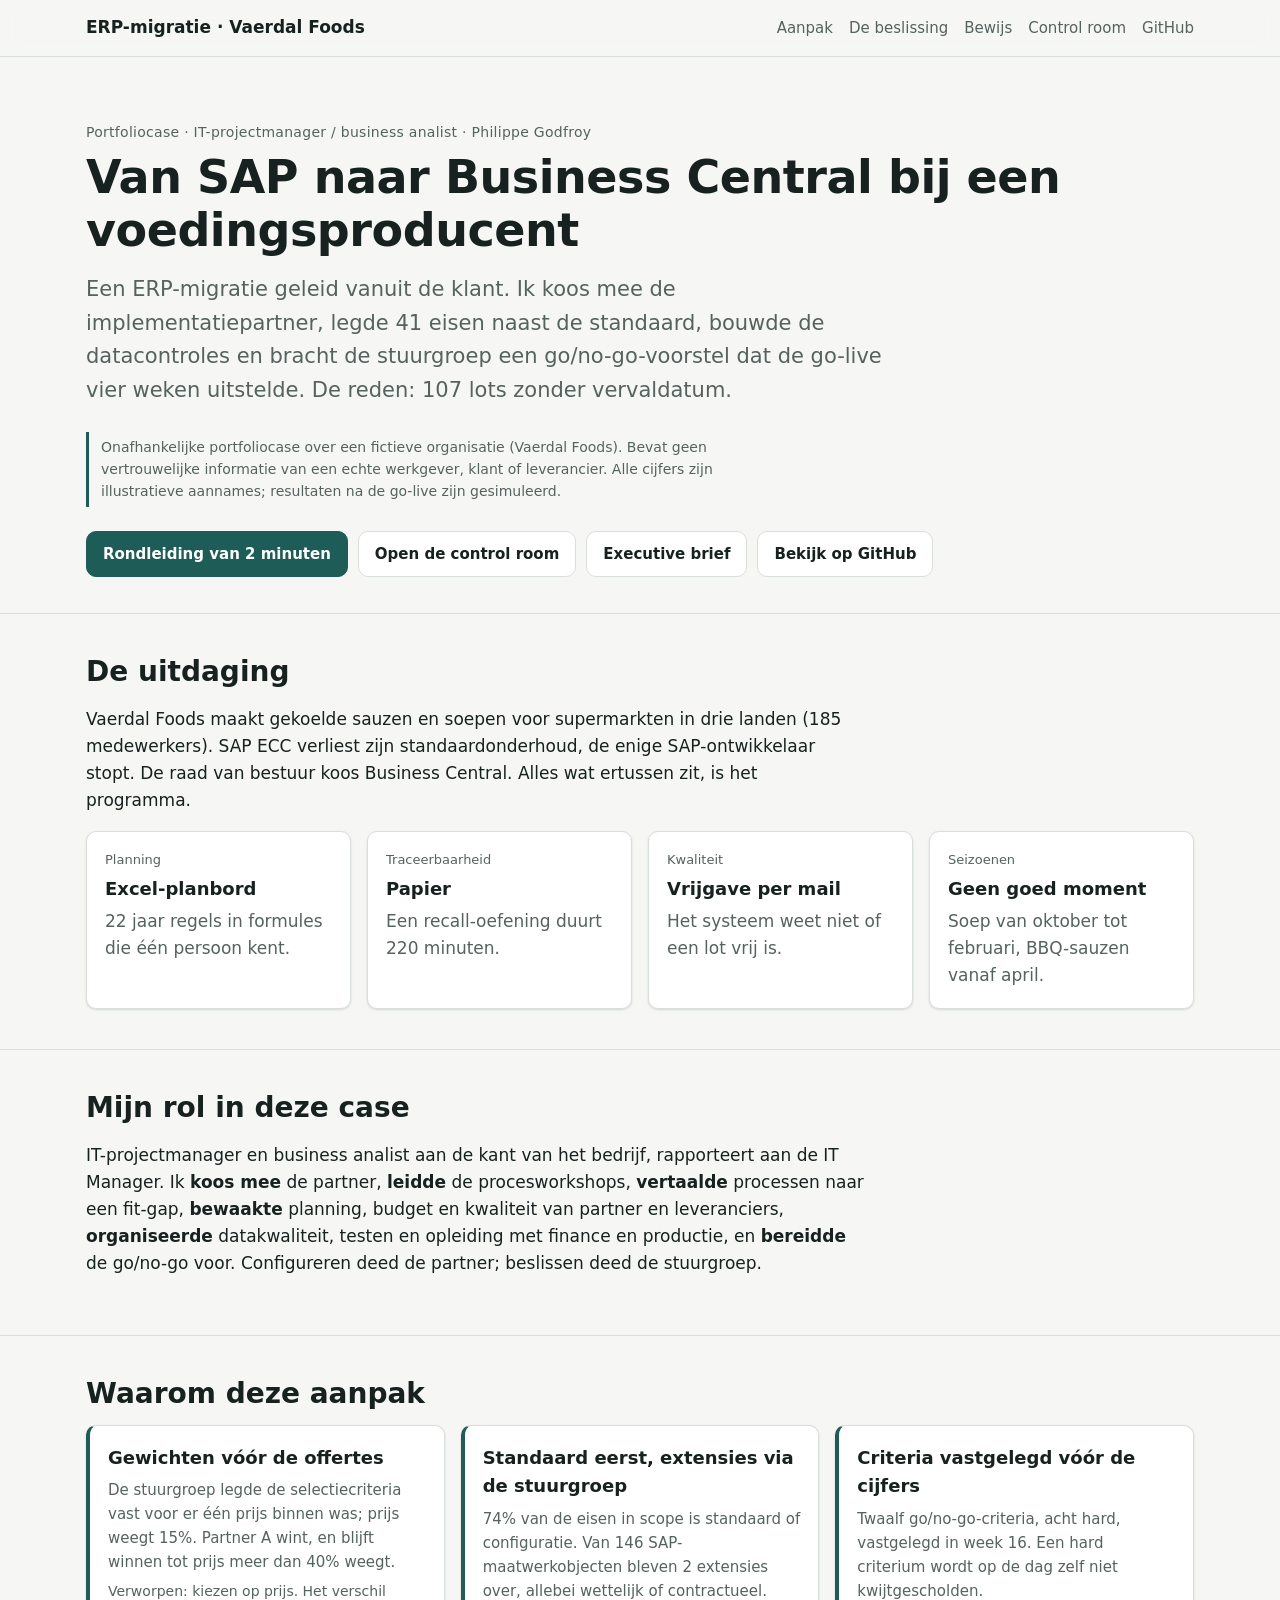
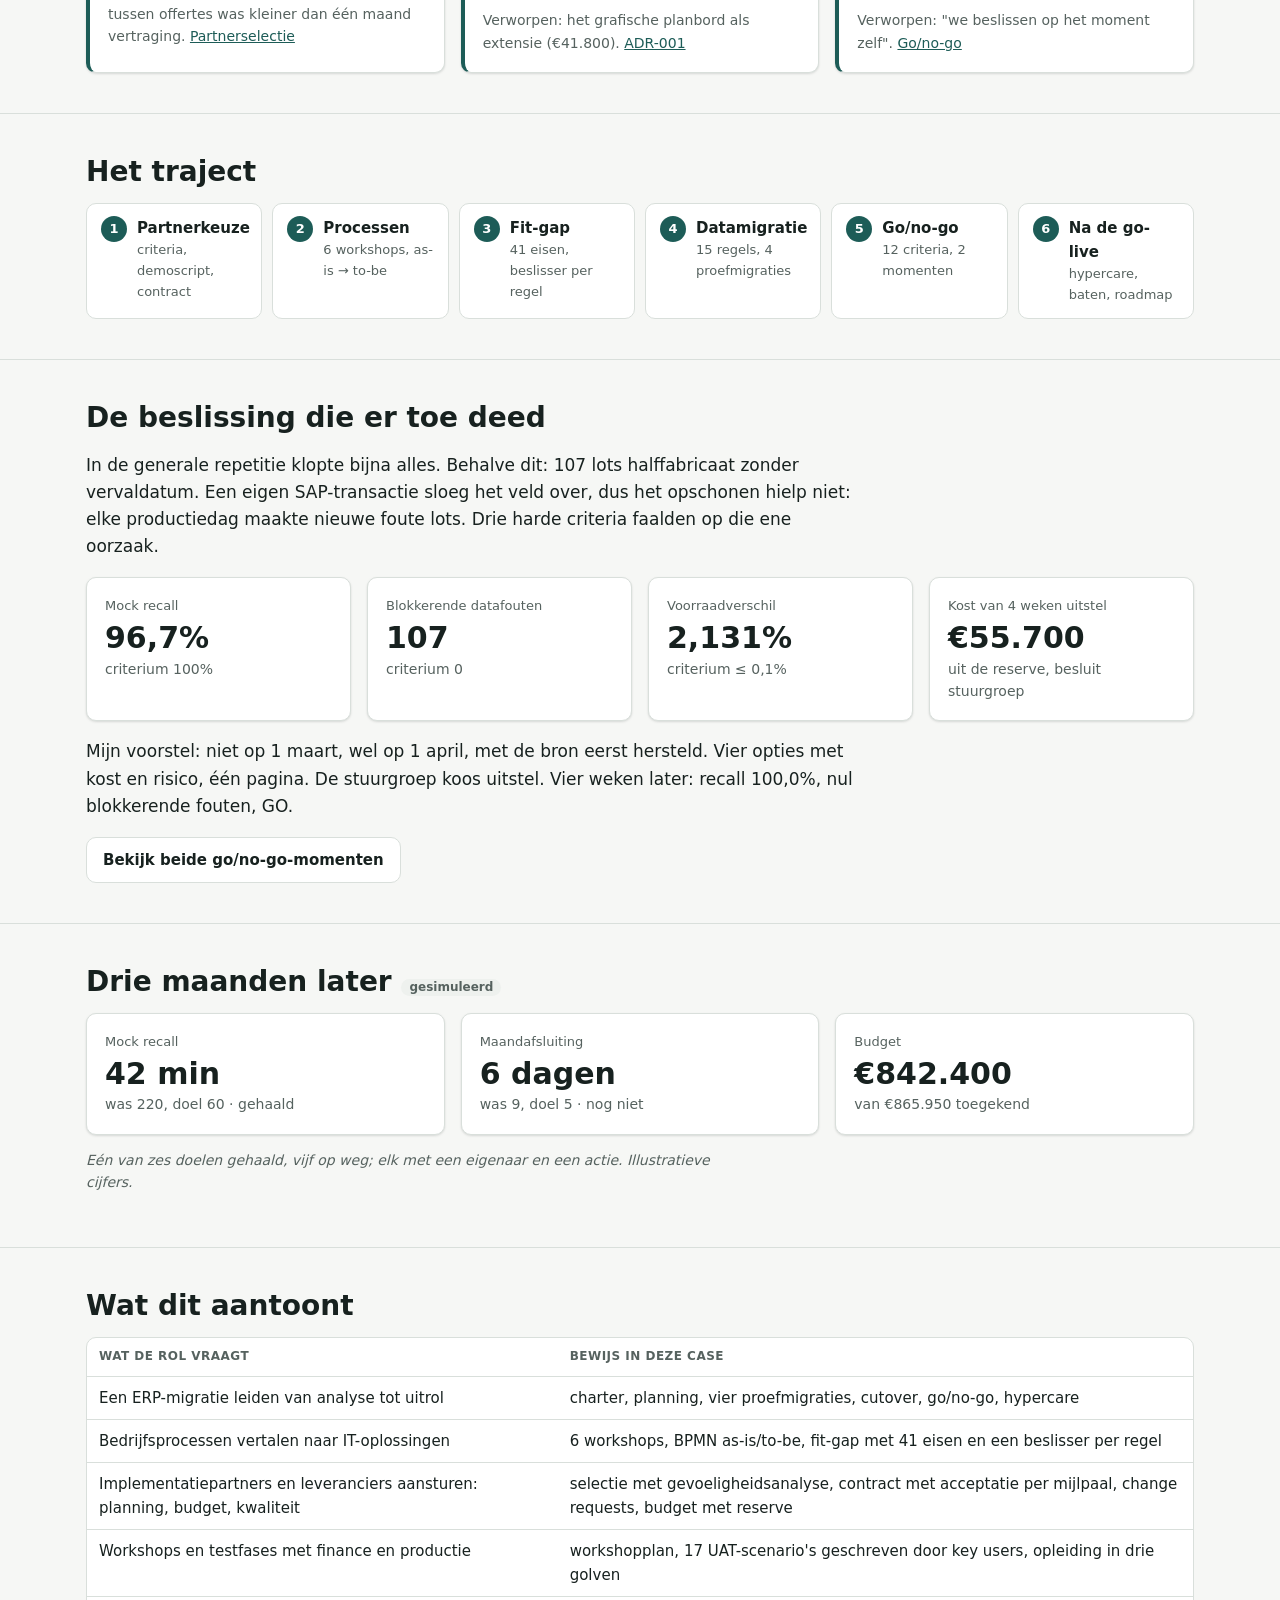
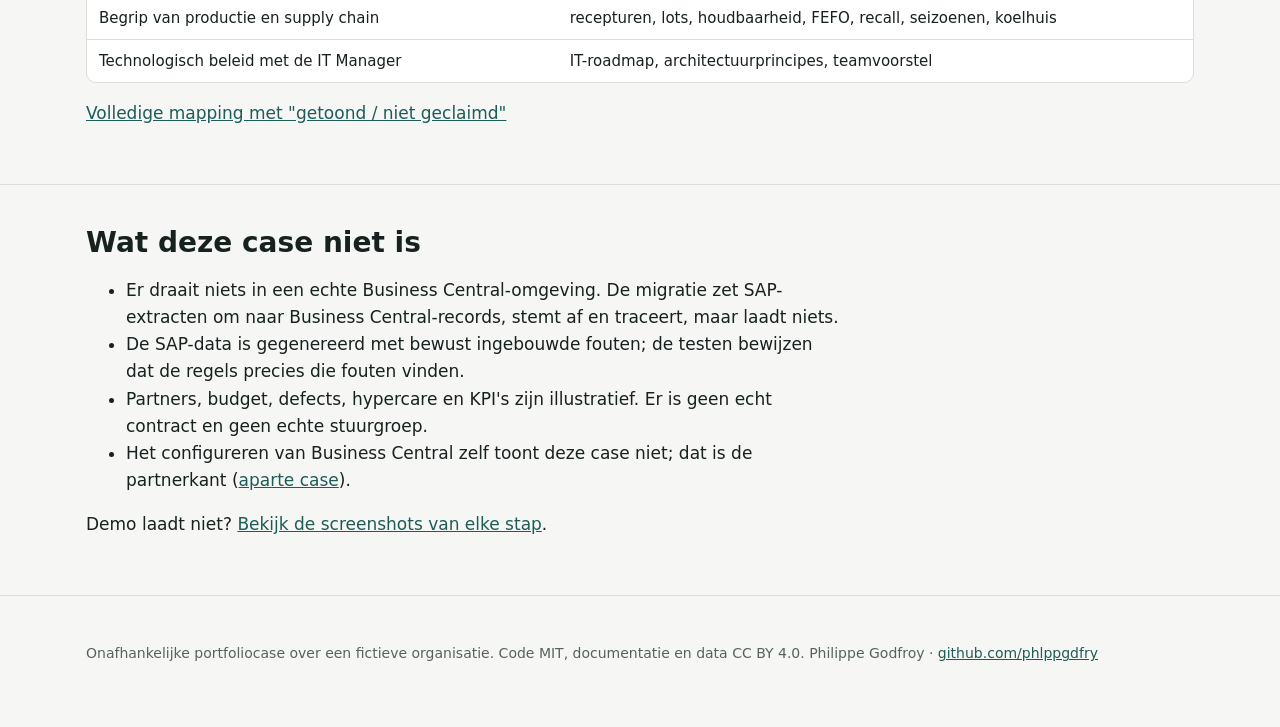
<file: site/index.html>
<!doctype html>
<html lang="nl">
<head>
  <meta charset="utf-8">
  <meta name="viewport" content="width=device-width, initial-scale=1">
  <title>Van SAP naar Business Central — ERP-migratieprogramma (portfoliocase)</title>
  <meta name="description" content="Een ERP-migratie in de voedingsindustrie, geleid vanuit de klant: partnerkeuze, fit-gap, datamigratie met kwaliteitsregels, go/no-go en uitrol. Onafhankelijke portfoliocase over een fictieve organisatie.">
  <meta property="og:title" content="Van SAP naar Business Central bij een voedingsproducent">
  <meta property="og:description" content="Een ERP-migratieprogramma geleid vanuit de klant: partnerkeuze, fit-gap, datamigratie, go/no-go en uitrol. Portfoliocase, fictieve organisatie.">
  <meta property="og:type" content="website">
  <meta property="og:image" content="https://phlppgdfry.github.io/manufacturing-erp-migration-programme/assets/og-image.png">
  <meta name="twitter:card" content="summary_large_image">
  <link rel="icon" href="assets/favicon.svg" type="image/svg+xml">
  <link rel="stylesheet" href="assets/style.css">
</head>
<body>
<header class="site-header">
  <div class="wrap header-inner">
    <a class="brand" href="./">ERP-migratie · Vaerdal Foods</a>
    <nav aria-label="Hoofdnavigatie">
      <a href="#aanpak">Aanpak</a>
      <a href="#beslissing">De beslissing</a>
      <a href="#bewijs">Bewijs</a>
      <a href="room/">Control room</a>
      <a href="https://github.com/phlppgdfry/manufacturing-erp-migration-programme">GitHub</a>
    </nav>
  </div>
</header>

<main>
  <section class="hero">
    <div class="wrap">
      <p class="eyebrow">Portfoliocase · IT-projectmanager / business analist · Philippe Godfroy</p>
      <h1>Van SAP naar Business Central bij een voedingsproducent</h1>
      <p class="lede">Een ERP-migratie geleid vanuit de klant. Ik koos mee de implementatiepartner, legde 41 eisen naast de standaard, bouwde de datacontroles en bracht de stuurgroep een go/no-go-voorstel dat de go-live vier weken uitstelde. De reden: <!--n:mock3.DQ-10-->107<!--/n--> lots zonder vervaldatum.</p>
      <p class="disclaimer">Onafhankelijke portfoliocase over een fictieve organisatie (Vaerdal Foods). Bevat geen vertrouwelijke informatie van een echte werkgever, klant of leverancier. Alle cijfers zijn illustratieve aannames; resultaten na de go-live zijn gesimuleerd.</p>
      <div class="cta-row">
        <a class="btn primary" href="room/?tour">Rondleiding van 2 minuten</a>
        <a class="btn" href="room/">Open de control room</a>
        <a class="btn" href="brief/">Executive brief</a>
        <a class="btn" href="https://github.com/phlppgdfry/manufacturing-erp-migration-programme">Bekijk op GitHub</a>
      </div>
    </div>
  </section>

  <section class="section" id="uitdaging">
    <div class="wrap">
      <h2>De uitdaging</h2>
      <p>Vaerdal Foods maakt gekoelde sauzen en soepen voor supermarkten in drie landen (<!--n:org.employees-->185<!--/n--> medewerkers). SAP ECC verliest zijn standaardonderhoud, de enige SAP-ontwikkelaar stopt. De raad van bestuur koos Business Central. Alles wat ertussen zit, is het programma.</p>
      <div class="grid cards-4">
        <div class="card"><p class="label">Planning</p><h3>Excel-planbord</h3><p>22 jaar regels in formules die één persoon kent.</p></div>
        <div class="card"><p class="label">Traceerbaarheid</p><h3>Papier</h3><p>Een recall-oefening duurt <!--n:kpi.K2.baseline-->220<!--/n--> minuten.</p></div>
        <div class="card"><p class="label">Kwaliteit</p><h3>Vrijgave per mail</h3><p>Het systeem weet niet of een lot vrij is.</p></div>
        <div class="card"><p class="label">Seizoenen</p><h3>Geen goed moment</h3><p>Soep van oktober tot februari, BBQ-sauzen vanaf april.</p></div>
      </div>
    </div>
  </section>

  <section class="section" id="rol">
    <div class="wrap">
      <h2>Mijn rol in deze case</h2>
      <p>IT-projectmanager en business analist aan de kant van het bedrijf, rapporteert aan de IT Manager. Ik <strong>koos mee</strong> de partner, <strong>leidde</strong> de procesworkshops, <strong>vertaalde</strong> processen naar een fit-gap, <strong>bewaakte</strong> planning, budget en kwaliteit van partner en leveranciers, <strong>organiseerde</strong> datakwaliteit, testen en opleiding met finance en productie, en <strong>bereidde</strong> de go/no-go voor. Configureren deed de partner; beslissen deed de stuurgroep.</p>
    </div>
  </section>

  <section class="section" id="aanpak">
    <div class="wrap">
      <h2>Waarom deze aanpak</h2>
      <div class="grid cards-3">
        <div class="card decision">
          <h3>Gewichten vóór de offertes</h3>
          <p class="why">De stuurgroep legde de selectiecriteria vast voor er één prijs binnen was; prijs weegt 15%. Partner A wint, en blijft winnen tot prijs meer dan <!--n:sens.C6.to-->40%<!--/n--> weegt.</p>
          <p class="alt">Verworpen: kiezen op prijs. Het verschil tussen offertes was kleiner dan één maand vertraging. <a href="https://github.com/phlppgdfry/manufacturing-erp-migration-programme/blob/main/docs/02-partnerselectie/README.md">Partnerselectie</a></p>
        </div>
        <div class="card decision">
          <h3>Standaard eerst, extensies via de stuurgroep</h3>
          <p class="why"><!--n:fg.stdConfPct-->74%<!--/n--> van de eisen in scope is standaard of configuratie. Van 146 SAP-maatwerkobjecten bleven <!--n:fg.extensions-->2<!--/n--> extensies over, allebei wettelijk of contractueel.</p>
          <p class="alt">Verworpen: het grafische planbord als extensie (€41.800). <a href="https://github.com/phlppgdfry/manufacturing-erp-migration-programme/blob/main/docs/adr/adr-001-standaard-eerst.md">ADR-001</a></p>
        </div>
        <div class="card decision">
          <h3>Criteria vastgelegd vóór de cijfers</h3>
          <p class="why">Twaalf go/no-go-criteria, acht hard, vastgelegd in week 16. Een hard criterium wordt op de dag zelf niet kwijtgescholden.</p>
          <p class="alt">Verworpen: "we beslissen op het moment zelf". <a href="https://github.com/phlppgdfry/manufacturing-erp-migration-programme/blob/main/docs/08-go-live/go-no-go.md">Go/no-go</a></p>
        </div>
      </div>
    </div>
  </section>

  <section class="section" id="traject">
    <div class="wrap">
      <h2>Het traject</h2>
      <ol class="journey">
        <li><a href="room/#partners"><span class="step-no">1</span><span>Partnerkeuze<small>criteria, demoscript, contract</small></span></a></li>
        <li><a href="room/#processen"><span class="step-no">2</span><span>Processen<small>6 workshops, as-is → to-be</small></span></a></li>
        <li><a href="room/#fitgap"><span class="step-no">3</span><span>Fit-gap<small><!--n:fg.total-->41<!--/n--> eisen, beslisser per regel</small></span></a></li>
        <li><a href="room/#migratie"><span class="step-no">4</span><span>Datamigratie<small><!--n:dq.rules-->15<!--/n--> regels, 4 proefmigraties</small></span></a></li>
        <li><a href="room/#gonogo"><span class="step-no">5</span><span>Go/no-go<small>12 criteria, 2 momenten</small></span></a></li>
        <li><a href="room/#nagolive"><span class="step-no">6</span><span>Na de go-live<small>hypercare, baten, roadmap</small></span></a></li>
      </ol>
    </div>
  </section>

  <section class="section" id="beslissing">
    <div class="wrap">
      <h2>De beslissing die er toe deed</h2>
      <p>In de generale repetitie klopte bijna alles. Behalve dit: <!--n:mock3.DQ-10-->107<!--/n--> lots halffabricaat zonder vervaldatum. Een eigen SAP-transactie sloeg het veld over, dus het opschonen hielp niet: elke productiedag maakte nieuwe foute lots. Drie harde criteria faalden op die ene oorzaak.</p>
      <div class="grid cards-4">
        <div class="card"><p class="label">Mock recall</p><div class="kpi-value"><!--n:mock3.recall-->96,7%<!--/n--></div><p class="kpi-sub">criterium 100%</p></div>
        <div class="card"><p class="label">Blokkerende datafouten</p><div class="kpi-value"><!--n:mock3.blocking-->107<!--/n--></div><p class="kpi-sub">criterium 0</p></div>
        <div class="card"><p class="label">Voorraadverschil</p><div class="kpi-value"><!--n:mock3.stockDiffPct-->2,131%<!--/n--></div><p class="kpi-sub">criterium ≤ 0,1%</p></div>
        <div class="card"><p class="label">Kost van 4 weken uitstel</p><div class="kpi-value"><!--n:budget.delay-->€55.700<!--/n--></div><p class="kpi-sub">uit de reserve, besluit stuurgroep</p></div>
      </div>
      <p>Mijn voorstel: niet op 1 maart, wel op 1 april, met de bron eerst hersteld. Vier opties met kost en risico, één pagina. De stuurgroep koos uitstel. Vier weken later: recall <!--n:mock4.recall-->100,0%<!--/n-->, nul blokkerende fouten, <!--n:gng2.decision-->GO<!--/n-->.</p>
      <div class="cta-row"><a class="btn" href="room/#gonogo">Bekijk beide go/no-go-momenten</a></div>
    </div>
  </section>

  <section class="section" id="resultaat">
    <div class="wrap">
      <h2>Drie maanden later <span class="chip neutral">gesimuleerd</span></h2>
      <div class="grid cards-3">
        <div class="card"><p class="label">Mock recall</p><div class="kpi-value"><!--n:kpi.K2.measured-->42<!--/n--> min</div><p class="kpi-sub">was <!--n:kpi.K2.baseline-->220<!--/n-->, doel <!--n:kpi.K2.target-->60<!--/n--> · gehaald</p></div>
        <div class="card"><p class="label">Maandafsluiting</p><div class="kpi-value"><!--n:kpi.K1.measured-->6<!--/n--> dagen</div><p class="kpi-sub">was <!--n:kpi.K1.baseline-->9<!--/n-->, doel <!--n:kpi.K1.target-->5<!--/n--> · nog niet</p></div>
        <div class="card"><p class="label">Budget</p><div class="kpi-value"><!--n:budget.eac-->€842.400<!--/n--></div><p class="kpi-sub">van <!--n:budget.total-->€865.950<!--/n--> toegekend</p></div>
      </div>
      <p class="note">Eén van zes doelen gehaald, vijf op weg; elk met een eigenaar en een actie. Illustratieve cijfers.</p>
    </div>
  </section>

  <section class="section" id="bewijs">
    <div class="wrap">
      <h2>Wat dit aantoont</h2>
      <div class="table-wrap">
        <table>
          <thead><tr><th>Wat de rol vraagt</th><th>Bewijs in deze case</th></tr></thead>
          <tbody>
            <tr><td>Een ERP-migratie leiden van analyse tot uitrol</td><td>charter, planning, vier proefmigraties, cutover, go/no-go, hypercare</td></tr>
            <tr><td>Bedrijfsprocessen vertalen naar IT-oplossingen</td><td>6 workshops, BPMN as-is/to-be, fit-gap met <!--n:fg.total-->41<!--/n--> eisen en een beslisser per regel</td></tr>
            <tr><td>Implementatiepartners en leveranciers aansturen: planning, budget, kwaliteit</td><td>selectie met gevoeligheidsanalyse, contract met acceptatie per mijlpaal, change requests, budget met reserve</td></tr>
            <tr><td>Workshops en testfases met finance en productie</td><td>workshopplan, <!--n:uat.scenarios-->17<!--/n--> UAT-scenario's geschreven door key users, opleiding in drie golven</td></tr>
            <tr><td>Begrip van productie en supply chain</td><td>recepturen, lots, houdbaarheid, FEFO, recall, seizoenen, koelhuis</td></tr>
            <tr><td>Technologisch beleid met de IT Manager</td><td>IT-roadmap, architectuurprincipes, teamvoorstel</td></tr>
          </tbody>
        </table>
      </div>
      <p><a href="https://github.com/phlppgdfry/manufacturing-erp-migration-programme/blob/main/EVIDENCE.md">Volledige mapping met "getoond / niet geclaimd"</a></p>
    </div>
  </section>

  <section class="section" id="beperkingen">
    <div class="wrap">
      <h2>Wat deze case niet is</h2>
      <ul class="measure">
        <li>Er draait niets in een echte Business Central-omgeving. De migratie zet SAP-extracten om naar Business Central-records, stemt af en traceert, maar laadt niets.</li>
        <li>De SAP-data is gegenereerd met bewust ingebouwde fouten; de testen bewijzen dat de regels precies die fouten vinden.</li>
        <li>Partners, budget, defects, hypercare en KPI's zijn illustratief. Er is geen echt contract en geen echte stuurgroep.</li>
        <li>Het configureren van Business Central zelf toont deze case niet; dat is de partnerkant (<a href="https://github.com/phlppgdfry/business-central-implementation-case">aparte case</a>).</li>
      </ul>
      <p>Demo laadt niet? <a href="https://github.com/phlppgdfry/manufacturing-erp-migration-programme/tree/main/docs/screenshots">Bekijk de screenshots van elke stap</a>.</p>
    </div>
  </section>
</main>

<footer class="site-footer">
  <div class="wrap">
    <p>Onafhankelijke portfoliocase over een fictieve organisatie. Code MIT, documentatie en data CC BY 4.0. Philippe Godfroy · <a href="https://github.com/phlppgdfry">github.com/phlppgdfry</a></p>
  </div>
</footer>
</body>
</html>
</file>
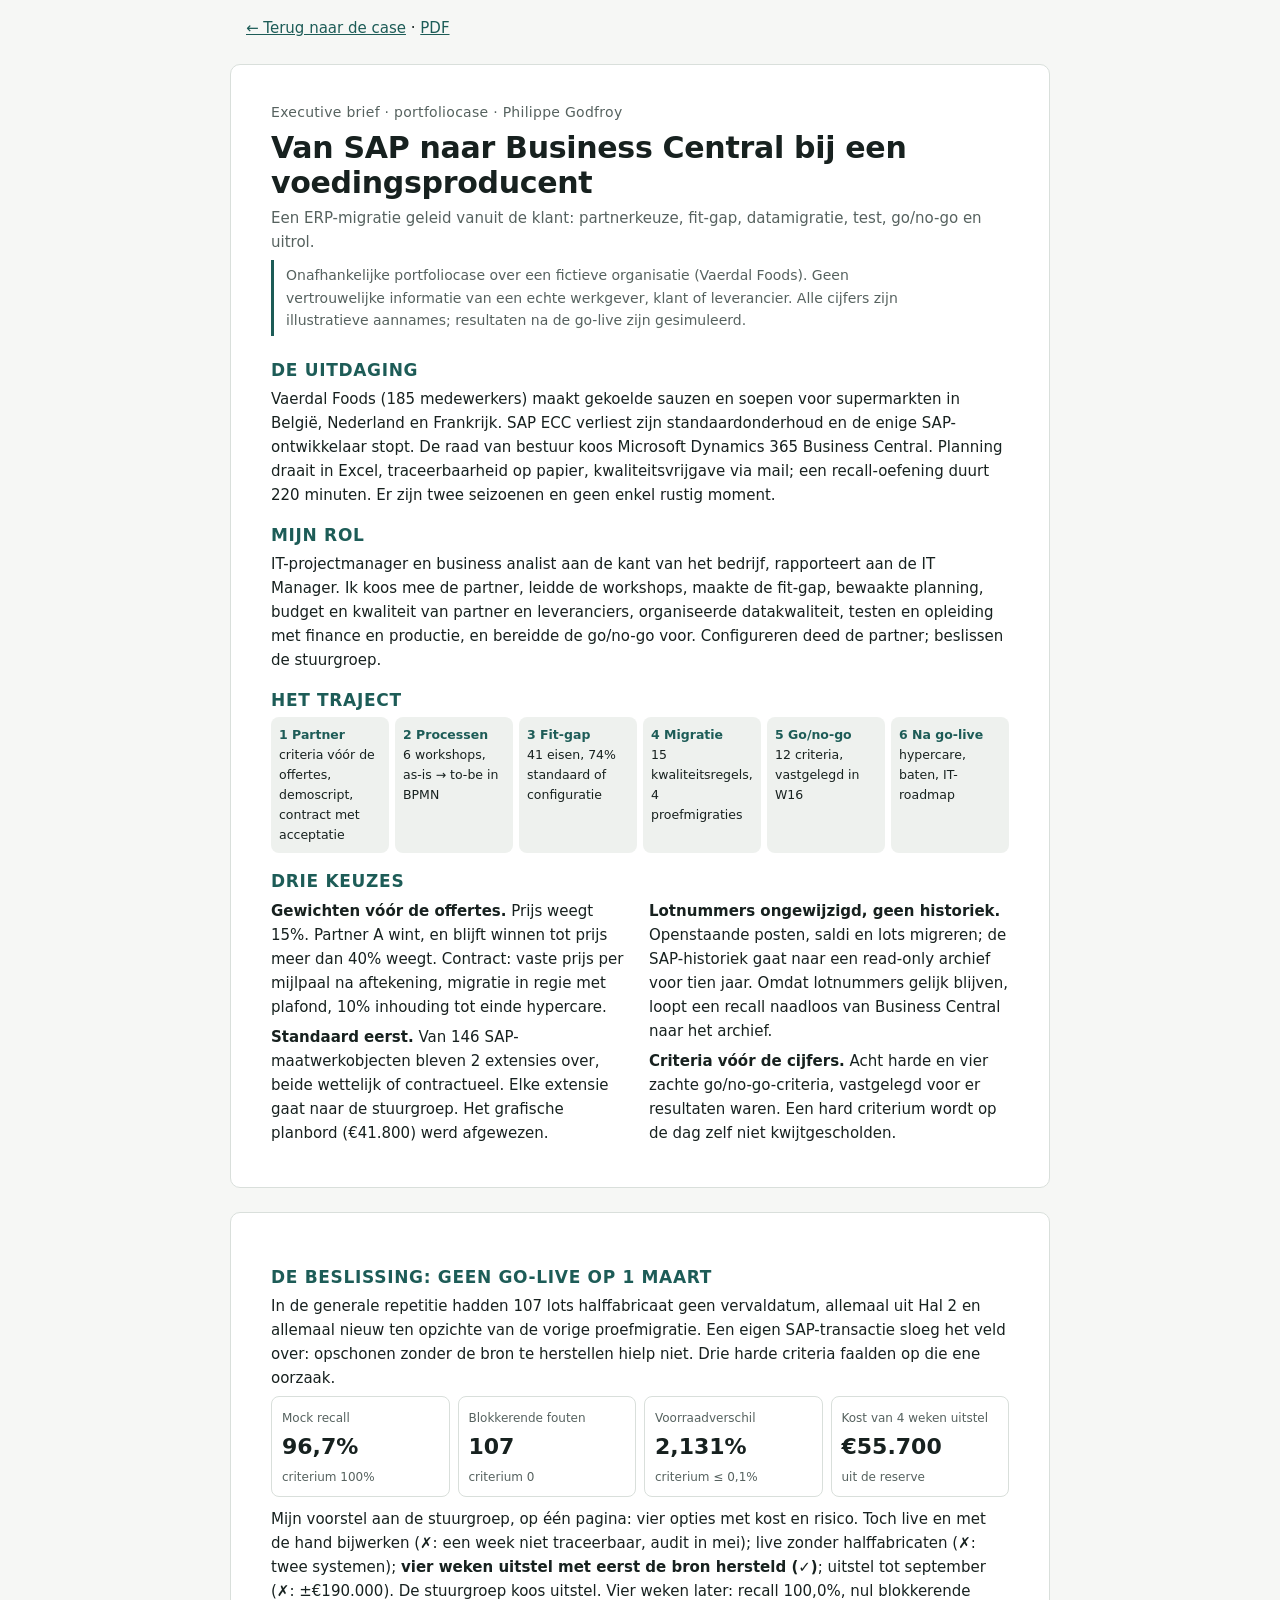
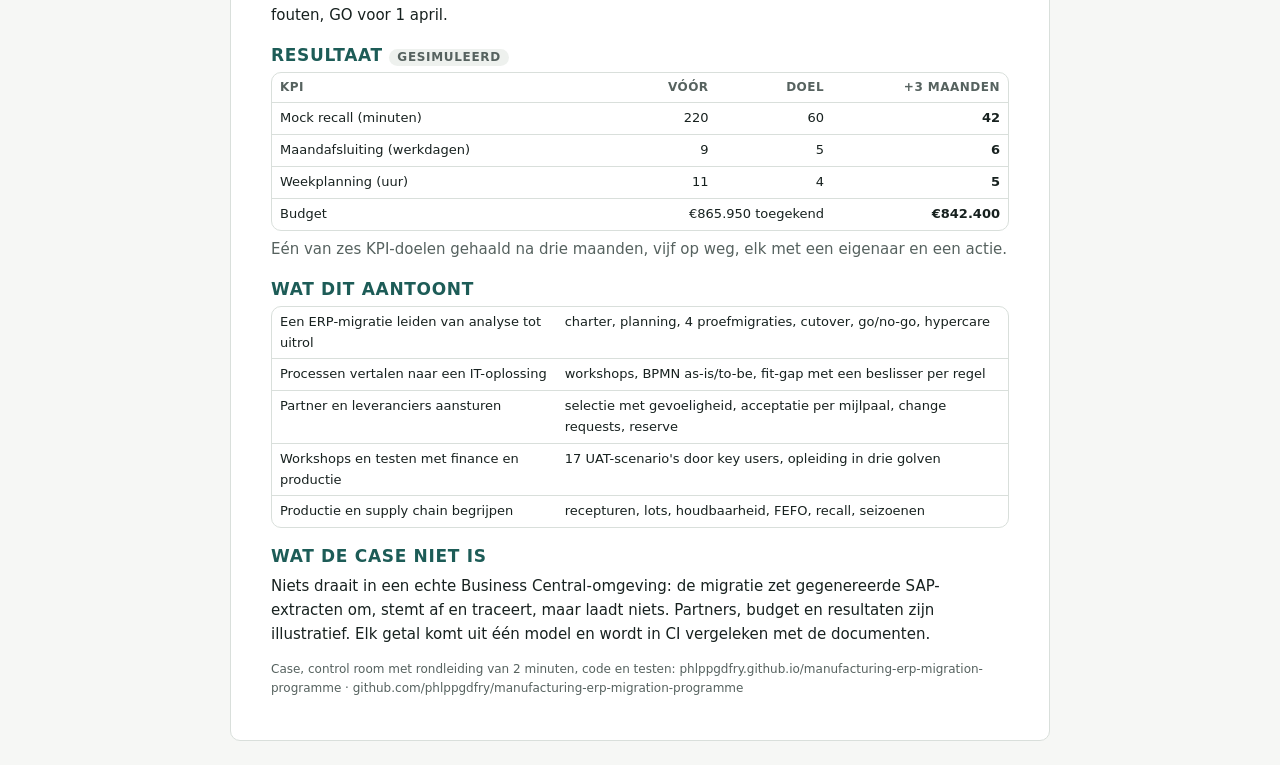
<file: site/brief/index.html>
<!doctype html>
<html lang="nl">
<head>
  <meta charset="utf-8">
  <meta name="viewport" content="width=device-width, initial-scale=1">
  <title>Executive brief — ERP-migratie Vaerdal Foods (portfoliocase)</title>
  <meta name="description" content="Twee pagina's: probleem, aanpak, beslissingen, de go/no-go en wat de case aantoont. Onafhankelijke portfoliocase, fictieve organisatie.">
  <link rel="icon" href="../assets/favicon.svg" type="image/svg+xml">
  <link rel="stylesheet" href="../assets/style.css">
  <style>
    body { font-size: 15px; }
    .page { max-width: 820px; margin: 24px auto; background: var(--surface); border: 1px solid var(--border); border-radius: var(--radius); padding: 36px 40px; }
    .page + .page { margin-top: 24px; }
    h1 { font-size: 30px; margin-bottom: 6px; }
    h2 { font-size: 17px; margin: 18px 0 6px; color: var(--accent); text-transform: uppercase; letter-spacing: .04em; }
    p, li { margin: 0 0 6px; }
    ul { padding-left: 18px; margin: 0; }
    .two { display: grid; grid-template-columns: 1fr 1fr; gap: 18px; }
    .steps { display: grid; grid-template-columns: repeat(6, 1fr); gap: 6px; font-size: 12.5px; }
    .steps div { background: var(--surface-2); border-radius: 8px; padding: 8px; }
    .steps b { display: block; color: var(--accent); }
    .tiles { display: grid; grid-template-columns: repeat(4, 1fr); gap: 8px; }
    .tiles div { border: 1px solid var(--border); border-radius: 8px; padding: 8px 10px; }
    .tiles strong { display: block; font-size: 22px; }
    .tiles span { font-size: 12px; color: var(--muted); }
    table { font-size: 13px; }
    th, td { padding: 5px 8px; }
    .foot { font-size: 12px; color: var(--muted); margin-top: 14px; }
    .no-print { max-width: 820px; margin: 16px auto 0; padding: 0 16px; }
    @media (max-width: 700px) { .page { padding: 20px 16px; margin: 12px 0; border-radius: 0; } .two, .tiles { grid-template-columns: 1fr 1fr; } .steps { grid-template-columns: repeat(2, 1fr); } }
    @page { size: A4; margin: 12mm 14mm; }
    @media print {
      body { background: #fff; font-size: 10pt; }
      .page { border: none; margin: 0; padding: 0; max-width: none; break-after: page; }
      .page:last-of-type { break-after: auto; }
      h2 { color: #1d5c57; }
      .steps div { background: #eef1ee; }
    }
  </style>
</head>
<body>
<p class="no-print"><a href="../">← Terug naar de case</a> · <a href="https://github.com/phlppgdfry/manufacturing-erp-migration-programme/raw/main/application-kit/exports/executive-brief.pdf">PDF</a></p>

<section class="page">
  <p class="eyebrow">Executive brief · portfoliocase · Philippe Godfroy</p>
  <h1>Van SAP naar Business Central bij een voedingsproducent</h1>
  <p class="muted">Een ERP-migratie geleid vanuit de klant: partnerkeuze, fit-gap, datamigratie, test, go/no-go en uitrol.</p>
  <p class="disclaimer">Onafhankelijke portfoliocase over een fictieve organisatie (Vaerdal Foods). Geen vertrouwelijke informatie van een echte werkgever, klant of leverancier. Alle cijfers zijn illustratieve aannames; resultaten na de go-live zijn gesimuleerd.</p>

  <h2>De uitdaging</h2>
  <p>Vaerdal Foods (<!--n:org.employees-->185<!--/n--> medewerkers) maakt gekoelde sauzen en soepen voor supermarkten in België, Nederland en Frankrijk. SAP ECC verliest zijn standaardonderhoud en de enige SAP-ontwikkelaar stopt. De raad van bestuur koos Microsoft Dynamics 365 Business Central. Planning draait in Excel, traceerbaarheid op papier, kwaliteitsvrijgave via mail; een recall-oefening duurt <!--n:kpi.K2.baseline-->220<!--/n--> minuten. Er zijn twee seizoenen en geen enkel rustig moment.</p>

  <h2>Mijn rol</h2>
  <p>IT-projectmanager en business analist aan de kant van het bedrijf, rapporteert aan de IT Manager. Ik koos mee de partner, leidde de workshops, maakte de fit-gap, bewaakte planning, budget en kwaliteit van partner en leveranciers, organiseerde datakwaliteit, testen en opleiding met finance en productie, en bereidde de go/no-go voor. Configureren deed de partner; beslissen de stuurgroep.</p>

  <h2>Het traject</h2>
  <div class="steps">
    <div><b>1 Partner</b>criteria vóór de offertes, demoscript, contract met acceptatie</div>
    <div><b>2 Processen</b>6 workshops, as-is → to-be in BPMN</div>
    <div><b>3 Fit-gap</b><!--n:fg.total-->41<!--/n--> eisen, <!--n:fg.stdConfPct-->74%<!--/n--> standaard of configuratie</div>
    <div><b>4 Migratie</b><!--n:dq.rules-->15<!--/n--> kwaliteitsregels, 4 proefmigraties</div>
    <div><b>5 Go/no-go</b>12 criteria, vastgelegd in W16</div>
    <div><b>6 Na go-live</b>hypercare, baten, IT-roadmap</div>
  </div>

  <h2>Drie keuzes</h2>
  <div class="two">
    <div>
      <p><b>Gewichten vóór de offertes.</b> Prijs weegt 15%. Partner A wint, en blijft winnen tot prijs meer dan <!--n:sens.C6.to-->40%<!--/n--> weegt. Contract: vaste prijs per mijlpaal na aftekening, migratie in regie met plafond, 10% inhouding tot einde hypercare.</p>
      <p><b>Standaard eerst.</b> Van 146 SAP-maatwerkobjecten bleven <!--n:fg.extensions-->2<!--/n--> extensies over, beide wettelijk of contractueel. Elke extensie gaat naar de stuurgroep. Het grafische planbord (€41.800) werd afgewezen.</p>
    </div>
    <div>
      <p><b>Lotnummers ongewijzigd, geen historiek.</b> Openstaande posten, saldi en lots migreren; de SAP-historiek gaat naar een read-only archief voor tien jaar. Omdat lotnummers gelijk blijven, loopt een recall naadloos van Business Central naar het archief.</p>
      <p><b>Criteria vóór de cijfers.</b> Acht harde en vier zachte go/no-go-criteria, vastgelegd voor er resultaten waren. Een hard criterium wordt op de dag zelf niet kwijtgescholden.</p>
    </div>
  </div>
</section>

<section class="page">
  <h2>De beslissing: geen go-live op 1 maart</h2>
  <p>In de generale repetitie hadden <!--n:mock3.DQ-10-->107<!--/n--> lots halffabricaat geen vervaldatum, allemaal uit Hal 2 en allemaal nieuw ten opzichte van de vorige proefmigratie. Een eigen SAP-transactie sloeg het veld over: opschonen zonder de bron te herstellen hielp niet. Drie harde criteria faalden op die ene oorzaak.</p>
  <div class="tiles">
    <div><span>Mock recall</span><strong><!--n:mock3.recall-->96,7%<!--/n--></strong><span>criterium 100%</span></div>
    <div><span>Blokkerende fouten</span><strong><!--n:mock3.blocking-->107<!--/n--></strong><span>criterium 0</span></div>
    <div><span>Voorraadverschil</span><strong><!--n:mock3.stockDiffPct-->2,131%<!--/n--></strong><span>criterium ≤ 0,1%</span></div>
    <div><span>Kost van 4 weken uitstel</span><strong><!--n:budget.delay-->€55.700<!--/n--></strong><span>uit de reserve</span></div>
  </div>
  <p style="margin-top:10px">Mijn voorstel aan de stuurgroep, op één pagina: vier opties met kost en risico. Toch live en met de hand bijwerken (✗: een week niet traceerbaar, audit in mei); live zonder halffabricaten (✗: twee systemen); <b>vier weken uitstel met eerst de bron hersteld (✓)</b>; uitstel tot september (✗: ±€190.000). De stuurgroep koos uitstel. Vier weken later: recall <!--n:mock4.recall-->100,0%<!--/n-->, nul blokkerende fouten, <!--n:gng2.decision-->GO<!--/n--> voor 1 april.</p>

  <h2>Resultaat <span class="chip neutral">gesimuleerd</span></h2>
  <div class="table-wrap"><table>
    <thead><tr><th>KPI</th><th class="num">Vóór</th><th class="num">Doel</th><th class="num">+3 maanden</th></tr></thead>
    <tbody>
      <tr><td>Mock recall (minuten)</td><td class="num"><!--n:kpi.K2.baseline-->220<!--/n--></td><td class="num"><!--n:kpi.K2.target-->60<!--/n--></td><td class="num"><b><!--n:kpi.K2.measured-->42<!--/n--></b></td></tr>
      <tr><td>Maandafsluiting (werkdagen)</td><td class="num"><!--n:kpi.K1.baseline-->9<!--/n--></td><td class="num"><!--n:kpi.K1.target-->5<!--/n--></td><td class="num"><b><!--n:kpi.K1.measured-->6<!--/n--></b></td></tr>
      <tr><td>Weekplanning (uur)</td><td class="num"><!--n:kpi.K3.baseline-->11<!--/n--></td><td class="num"><!--n:kpi.K3.target-->4<!--/n--></td><td class="num"><b><!--n:kpi.K3.measured-->5<!--/n--></b></td></tr>
      <tr><td>Budget</td><td class="num" colspan="2"><!--n:budget.total-->€865.950<!--/n--> toegekend</td><td class="num"><b><!--n:budget.eac-->€842.400<!--/n--></b></td></tr>
    </tbody>
  </table></div>
  <p class="muted" style="margin-top:6px">Eén van zes KPI-doelen gehaald na drie maanden, vijf op weg, elk met een eigenaar en een actie.</p>

  <h2>Wat dit aantoont</h2>
  <div class="table-wrap"><table>
    <tbody>
      <tr><td>Een ERP-migratie leiden van analyse tot uitrol</td><td>charter, planning, 4 proefmigraties, cutover, go/no-go, hypercare</td></tr>
      <tr><td>Processen vertalen naar een IT-oplossing</td><td>workshops, BPMN as-is/to-be, fit-gap met een beslisser per regel</td></tr>
      <tr><td>Partner en leveranciers aansturen</td><td>selectie met gevoeligheid, acceptatie per mijlpaal, change requests, reserve</td></tr>
      <tr><td>Workshops en testen met finance en productie</td><td><!--n:uat.scenarios-->17<!--/n--> UAT-scenario's door key users, opleiding in drie golven</td></tr>
      <tr><td>Productie en supply chain begrijpen</td><td>recepturen, lots, houdbaarheid, FEFO, recall, seizoenen</td></tr>
    </tbody>
  </table></div>

  <h2>Wat de case niet is</h2>
  <p>Niets draait in een echte Business Central-omgeving: de migratie zet gegenereerde SAP-extracten om, stemt af en traceert, maar laadt niets. Partners, budget en resultaten zijn illustratief. Elk getal komt uit één model en wordt in CI vergeleken met de documenten.</p>
  <p class="foot">Case, control room met rondleiding van 2 minuten, code en testen: phlppgdfry.github.io/manufacturing-erp-migration-programme · github.com/phlppgdfry/manufacturing-erp-migration-programme</p>
</section>
</body>
</html>
</file>
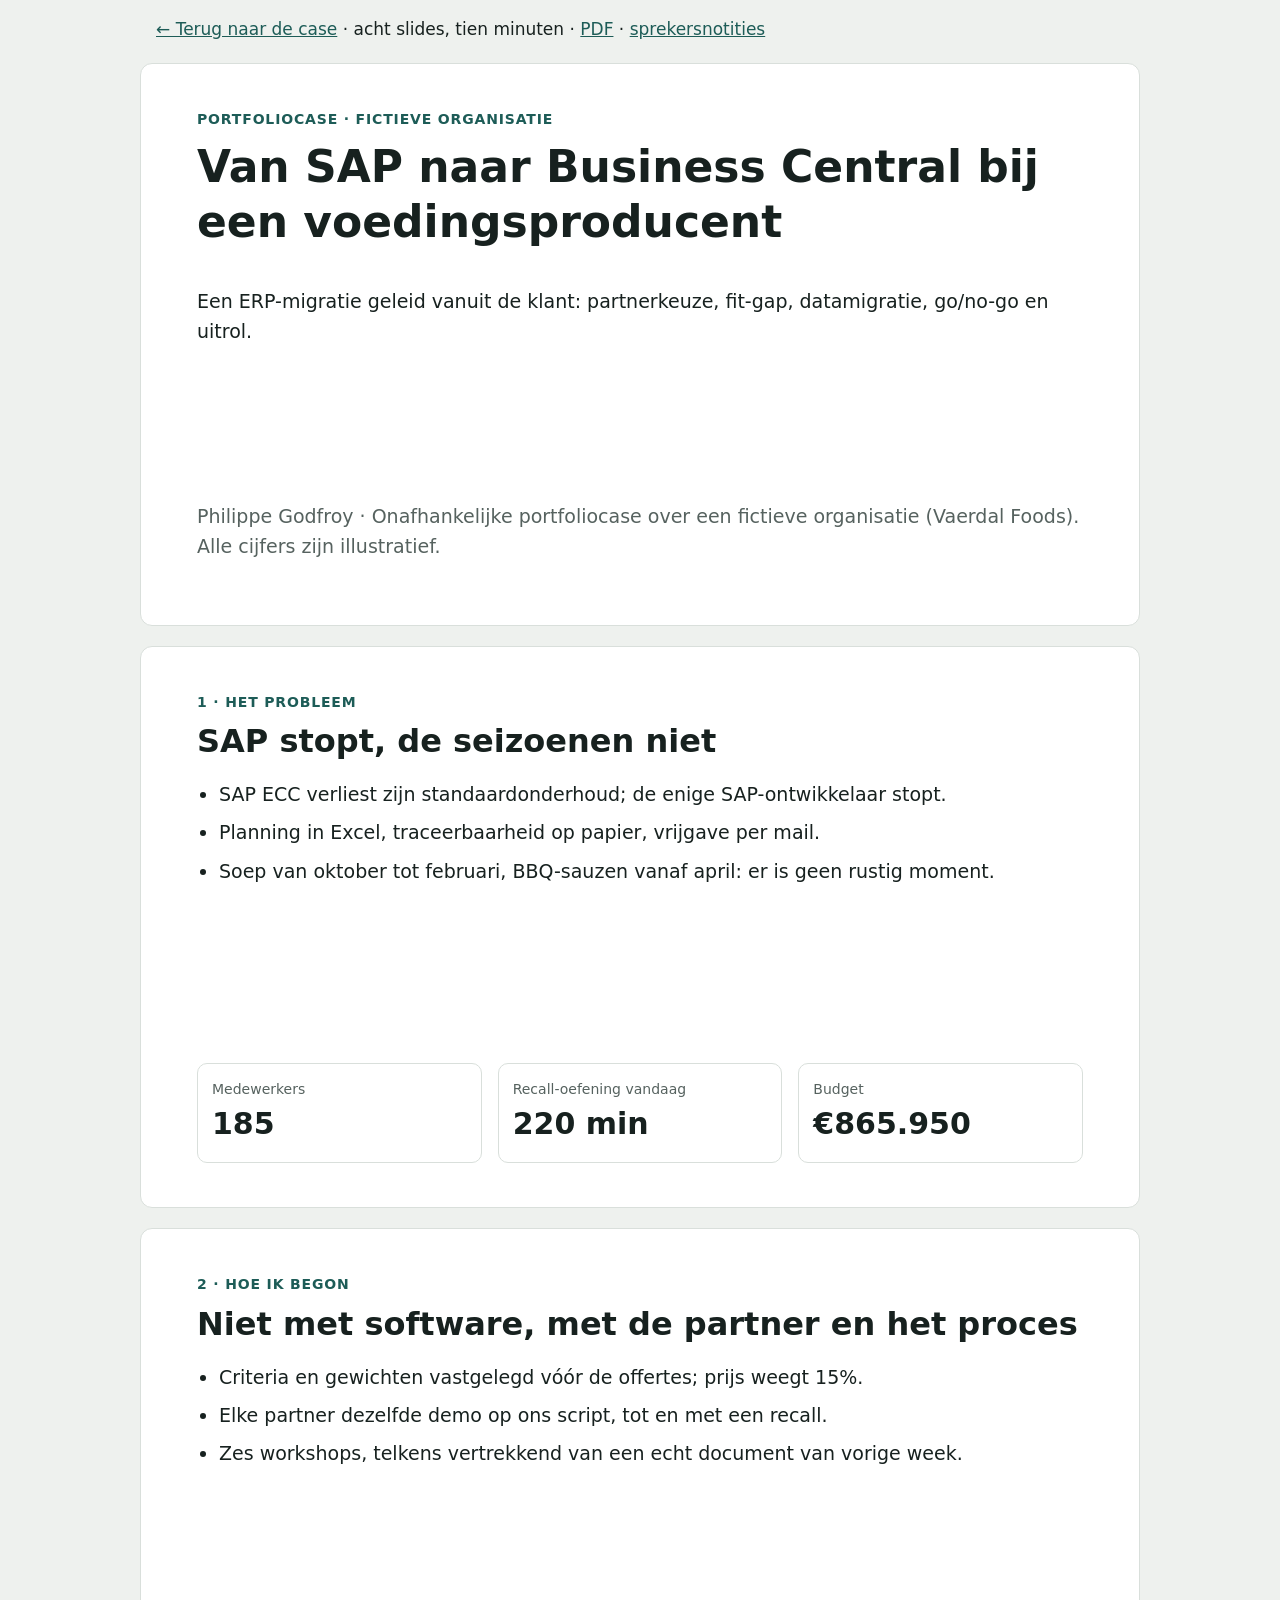
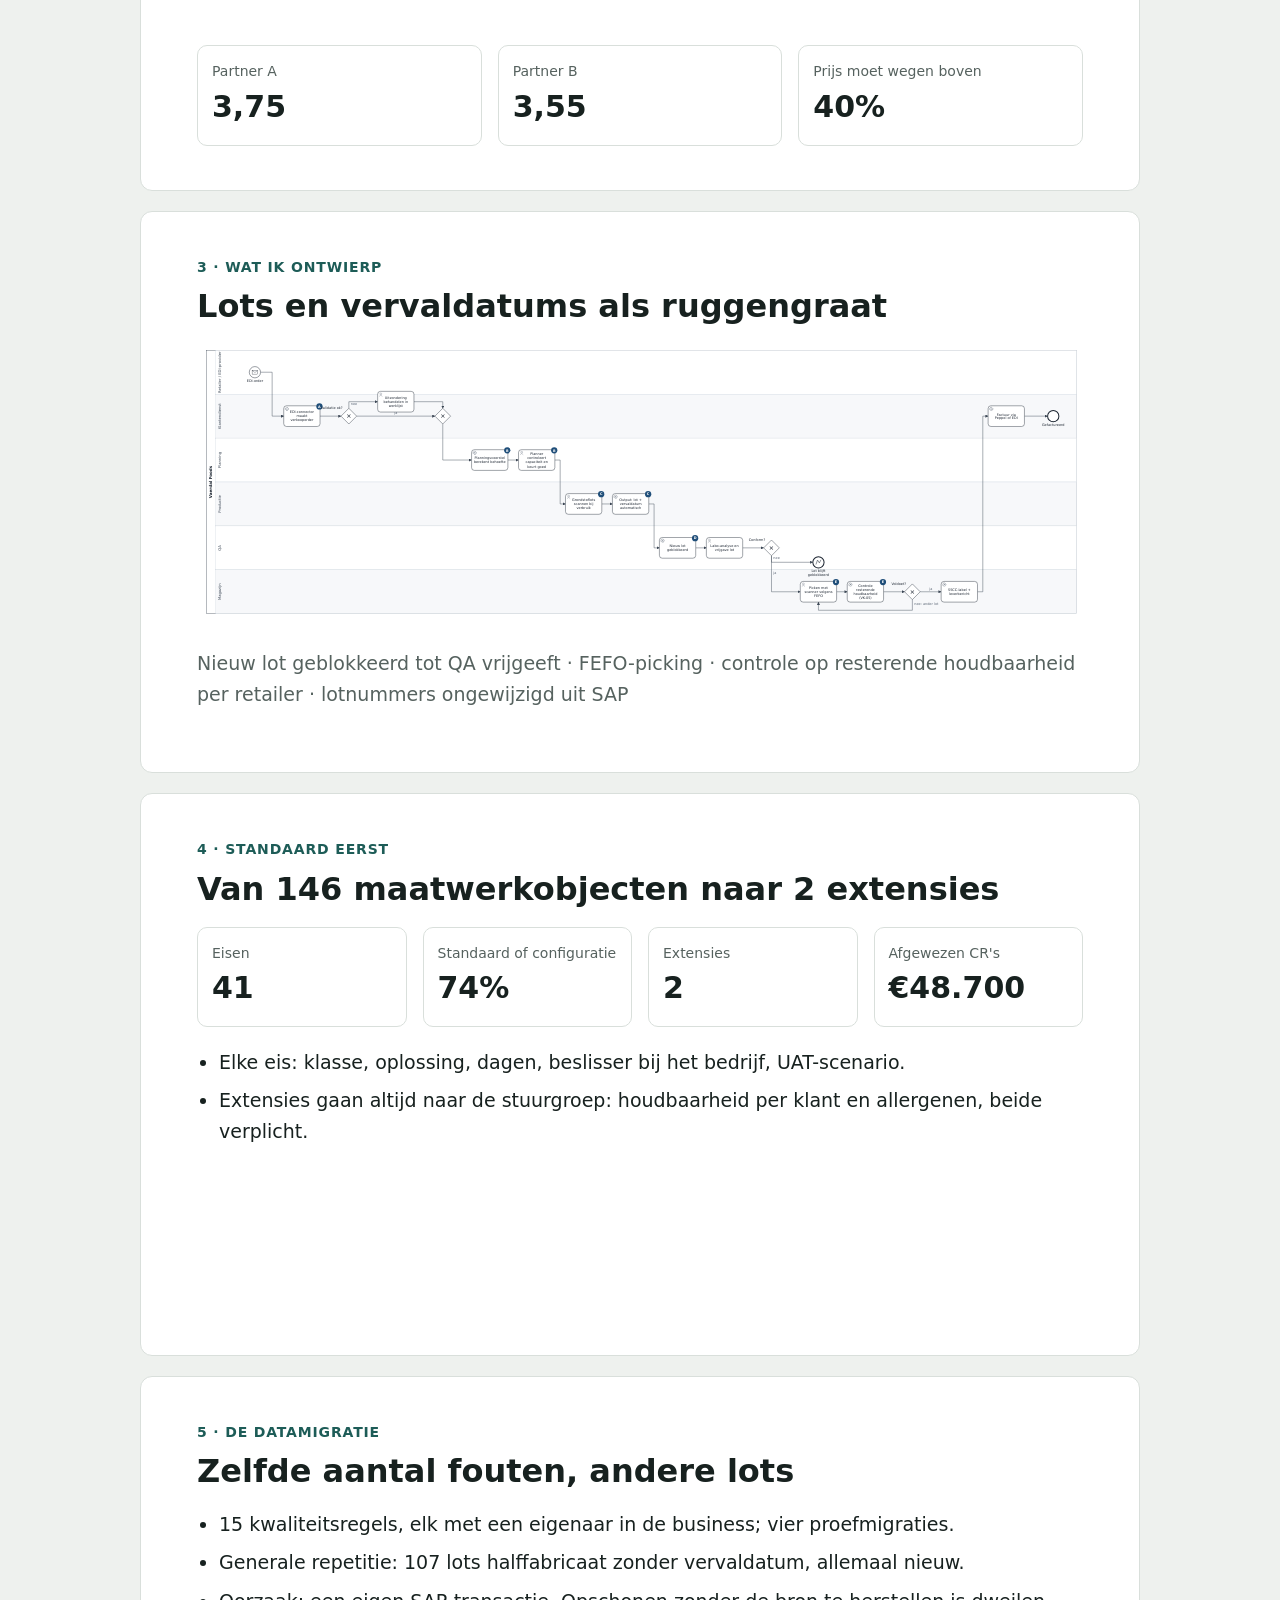
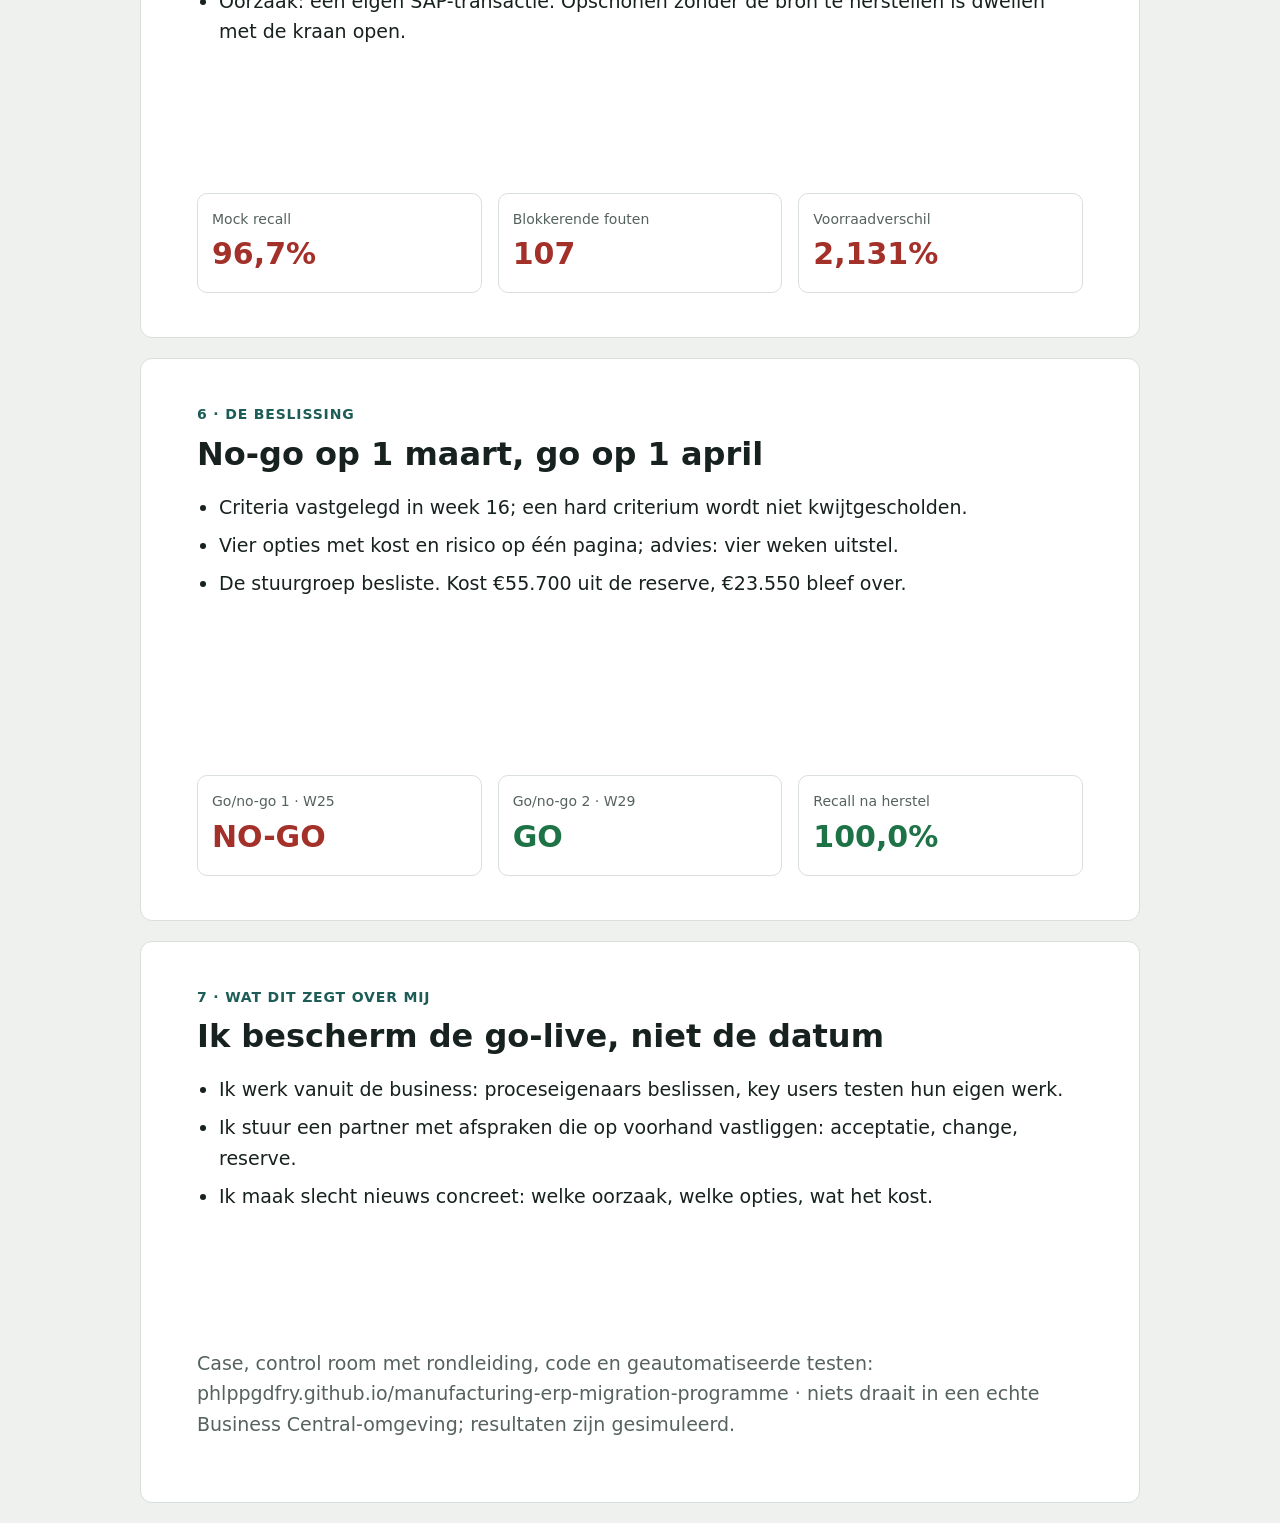
<file: site/deck/index.html>
<!doctype html>
<html lang="nl">
<head>
  <meta charset="utf-8">
  <meta name="viewport" content="width=device-width, initial-scale=1">
  <title>Interviewdeck — ERP-migratie Vaerdal Foods (portfoliocase)</title>
  <meta name="description" content="Acht slides voor een gesprek van tien minuten over de case. Fictieve organisatie.">
  <link rel="icon" href="../assets/favicon.svg" type="image/svg+xml">
  <link rel="stylesheet" href="../assets/style.css">
  <style>
    body { background: var(--surface-2); }
    .slide { aspect-ratio: 16 / 9; max-width: 1000px; margin: 20px auto; background: var(--surface); border: 1px solid var(--border); border-radius: 12px; padding: 44px 56px; display: flex; flex-direction: column; overflow: hidden; }
    .slide h2 { font-size: 32px; margin: 0 0 18px; }
    .slide .kicker { color: var(--accent); font-weight: 700; font-size: 14px; letter-spacing: .06em; text-transform: uppercase; margin: 0 0 8px; }
    .slide p, .slide li { font-size: 19px; }
    .slide ul { padding-left: 22px; margin: 0; }
    .slide li { margin-bottom: 8px; }
    .big { font-size: 64px; font-weight: 800; line-height: 1; }
    .row { display: grid; grid-template-columns: repeat(var(--n, 3), 1fr); gap: 16px; margin-top: auto; }
    .row div { border: 1px solid var(--border); border-radius: 10px; padding: 14px; }
    .row span { display: block; color: var(--muted); font-size: 14px; }
    .row strong { font-size: 30px; }
    .foot { margin-top: auto; font-size: 13px; color: var(--muted); }
    .slide img { max-height: 380px; width: auto; max-width: 100%; object-fit: contain; object-position: left; }
    .nogo { color: var(--risk); } .go { color: var(--ok); }
    .no-print { max-width: 1000px; margin: 16px auto 0; padding: 0 16px; }
    @media (max-width: 700px) { .slide { aspect-ratio: auto; padding: 22px; margin: 12px 0; border-radius: 0; } .slide h2 { font-size: 24px; } .slide p, .slide li { font-size: 16px; } .row { grid-template-columns: 1fr 1fr; } .big { font-size: 44px; } }
    @page { size: 1280px 720px; margin: 0; }
    @media print {
      body { background: #fff; }
      .slide { width: 1280px; height: 720px; max-width: none; margin: 0; border: none; border-radius: 0; break-after: page; aspect-ratio: auto; padding: 56px 72px; }
      .slide:last-of-type { break-after: auto; }
    }
  </style>
</head>
<body>
<p class="no-print"><a href="../">← Terug naar de case</a> · acht slides, tien minuten · <a href="https://github.com/phlppgdfry/manufacturing-erp-migration-programme/raw/main/application-kit/exports/interview-deck.pdf">PDF</a> · <a href="https://github.com/phlppgdfry/manufacturing-erp-migration-programme/blob/main/application-kit/presentation/speaker-notes.md">sprekersnotities</a></p>

<section class="slide">
  <p class="kicker">Portfoliocase · fictieve organisatie</p>
  <h2 style="font-size:44px">Van SAP naar Business Central bij een voedingsproducent</h2>
  <p>Een ERP-migratie geleid vanuit de klant: partnerkeuze, fit-gap, datamigratie, go/no-go en uitrol.</p>
  <p class="foot">Philippe Godfroy · Onafhankelijke portfoliocase over een fictieve organisatie (Vaerdal Foods). Alle cijfers zijn illustratief.</p>
</section>

<section class="slide">
  <p class="kicker">1 · Het probleem</p>
  <h2>SAP stopt, de seizoenen niet</h2>
  <ul>
    <li>SAP ECC verliest zijn standaardonderhoud; de enige SAP-ontwikkelaar stopt.</li>
    <li>Planning in Excel, traceerbaarheid op papier, vrijgave per mail.</li>
    <li>Soep van oktober tot februari, BBQ-sauzen vanaf april: er is geen rustig moment.</li>
  </ul>
  <div class="row"><div><span>Medewerkers</span><strong><!--n:org.employees-->185<!--/n--></strong></div><div><span>Recall-oefening vandaag</span><strong><!--n:kpi.K2.baseline-->220<!--/n--> min</strong></div><div><span>Budget</span><strong><!--n:budget.total-->€865.950<!--/n--></strong></div></div>
</section>

<section class="slide">
  <p class="kicker">2 · Hoe ik begon</p>
  <h2>Niet met software, met de partner en het proces</h2>
  <ul>
    <li>Criteria en gewichten vastgelegd vóór de offertes; prijs weegt 15%.</li>
    <li>Elke partner dezelfde demo op ons script, tot en met een recall.</li>
    <li>Zes workshops, telkens vertrekkend van een echt document van vorige week.</li>
  </ul>
  <div class="row"><div><span>Partner A</span><strong><!--n:partner.A.score-->3,75<!--/n--></strong></div><div><span>Partner B</span><strong><!--n:partner.B.score-->3,55<!--/n--></strong></div><div><span>Prijs moet wegen boven</span><strong><!--n:sens.C6.to-->40%<!--/n--></strong></div></div>
</section>

<section class="slide">
  <p class="kicker">3 · Wat ik ontwierp</p>
  <h2>Lots en vervaldatums als ruggengraat</h2>
  <img src="../assets/bpmn/tobe-order-to-delivery.svg" alt="To-be order tot levering">
  <p class="foot">Nieuw lot geblokkeerd tot QA vrijgeeft · FEFO-picking · controle op resterende houdbaarheid per retailer · lotnummers ongewijzigd uit SAP</p>
</section>

<section class="slide">
  <p class="kicker">4 · Standaard eerst</p>
  <h2>Van 146 maatwerkobjecten naar 2 extensies</h2>
  <div class="row" style="--n:4;margin-top:0"><div><span>Eisen</span><strong><!--n:fg.total-->41<!--/n--></strong></div><div><span>Standaard of configuratie</span><strong><!--n:fg.stdConfPct-->74%<!--/n--></strong></div><div><span>Extensies</span><strong><!--n:fg.extensions-->2<!--/n--></strong></div><div><span>Afgewezen CR's</span><strong><!--n:budget.crRejected-->€48.700<!--/n--></strong></div></div>
  <ul style="margin-top:20px">
    <li>Elke eis: klasse, oplossing, dagen, beslisser bij het bedrijf, UAT-scenario.</li>
    <li>Extensies gaan altijd naar de stuurgroep: houdbaarheid per klant en allergenen, beide verplicht.</li>
  </ul>
</section>

<section class="slide">
  <p class="kicker">5 · De datamigratie</p>
  <h2>Zelfde aantal fouten, andere lots</h2>
  <ul>
    <li><!--n:dq.rules-->15<!--/n--> kwaliteitsregels, elk met een eigenaar in de business; vier proefmigraties.</li>
    <li>Generale repetitie: <!--n:mock3.DQ-10-->107<!--/n--> lots halffabricaat zonder vervaldatum, allemaal nieuw.</li>
    <li>Oorzaak: een eigen SAP-transactie. Opschonen zonder de bron te herstellen is dweilen met de kraan open.</li>
  </ul>
  <div class="row"><div><span>Mock recall</span><strong class="nogo"><!--n:mock3.recall-->96,7%<!--/n--></strong></div><div><span>Blokkerende fouten</span><strong class="nogo"><!--n:mock3.blocking-->107<!--/n--></strong></div><div><span>Voorraadverschil</span><strong class="nogo"><!--n:mock3.stockDiffPct-->2,131%<!--/n--></strong></div></div>
</section>

<section class="slide">
  <p class="kicker">6 · De beslissing</p>
  <h2>No-go op 1 maart, go op 1 april</h2>
  <ul>
    <li>Criteria vastgelegd in week 16; een hard criterium wordt niet kwijtgescholden.</li>
    <li>Vier opties met kost en risico op één pagina; advies: vier weken uitstel.</li>
    <li>De stuurgroep besliste. Kost <!--n:budget.delay-->€55.700<!--/n--> uit de reserve, <!--n:budget.left-->€23.550<!--/n--> bleef over.</li>
  </ul>
  <div class="row"><div><span>Go/no-go 1 · W25</span><strong class="nogo"><!--n:gng1.decision-->NO-GO<!--/n--></strong></div><div><span>Go/no-go 2 · W29</span><strong class="go"><!--n:gng2.decision-->GO<!--/n--></strong></div><div><span>Recall na herstel</span><strong class="go"><!--n:mock4.recall-->100,0%<!--/n--></strong></div></div>
</section>

<section class="slide">
  <p class="kicker">7 · Wat dit zegt over mij</p>
  <h2>Ik bescherm de go-live, niet de datum</h2>
  <ul>
    <li>Ik werk vanuit de business: proceseigenaars beslissen, key users testen hun eigen werk.</li>
    <li>Ik stuur een partner met afspraken die op voorhand vastliggen: acceptatie, change, reserve.</li>
    <li>Ik maak slecht nieuws concreet: welke oorzaak, welke opties, wat het kost.</li>
  </ul>
  <p class="foot">Case, control room met rondleiding, code en geautomatiseerde testen: phlppgdfry.github.io/manufacturing-erp-migration-programme · niets draait in een echte Business Central-omgeving; resultaten zijn gesimuleerd.</p>
</section>
</body>
</html>
</file>
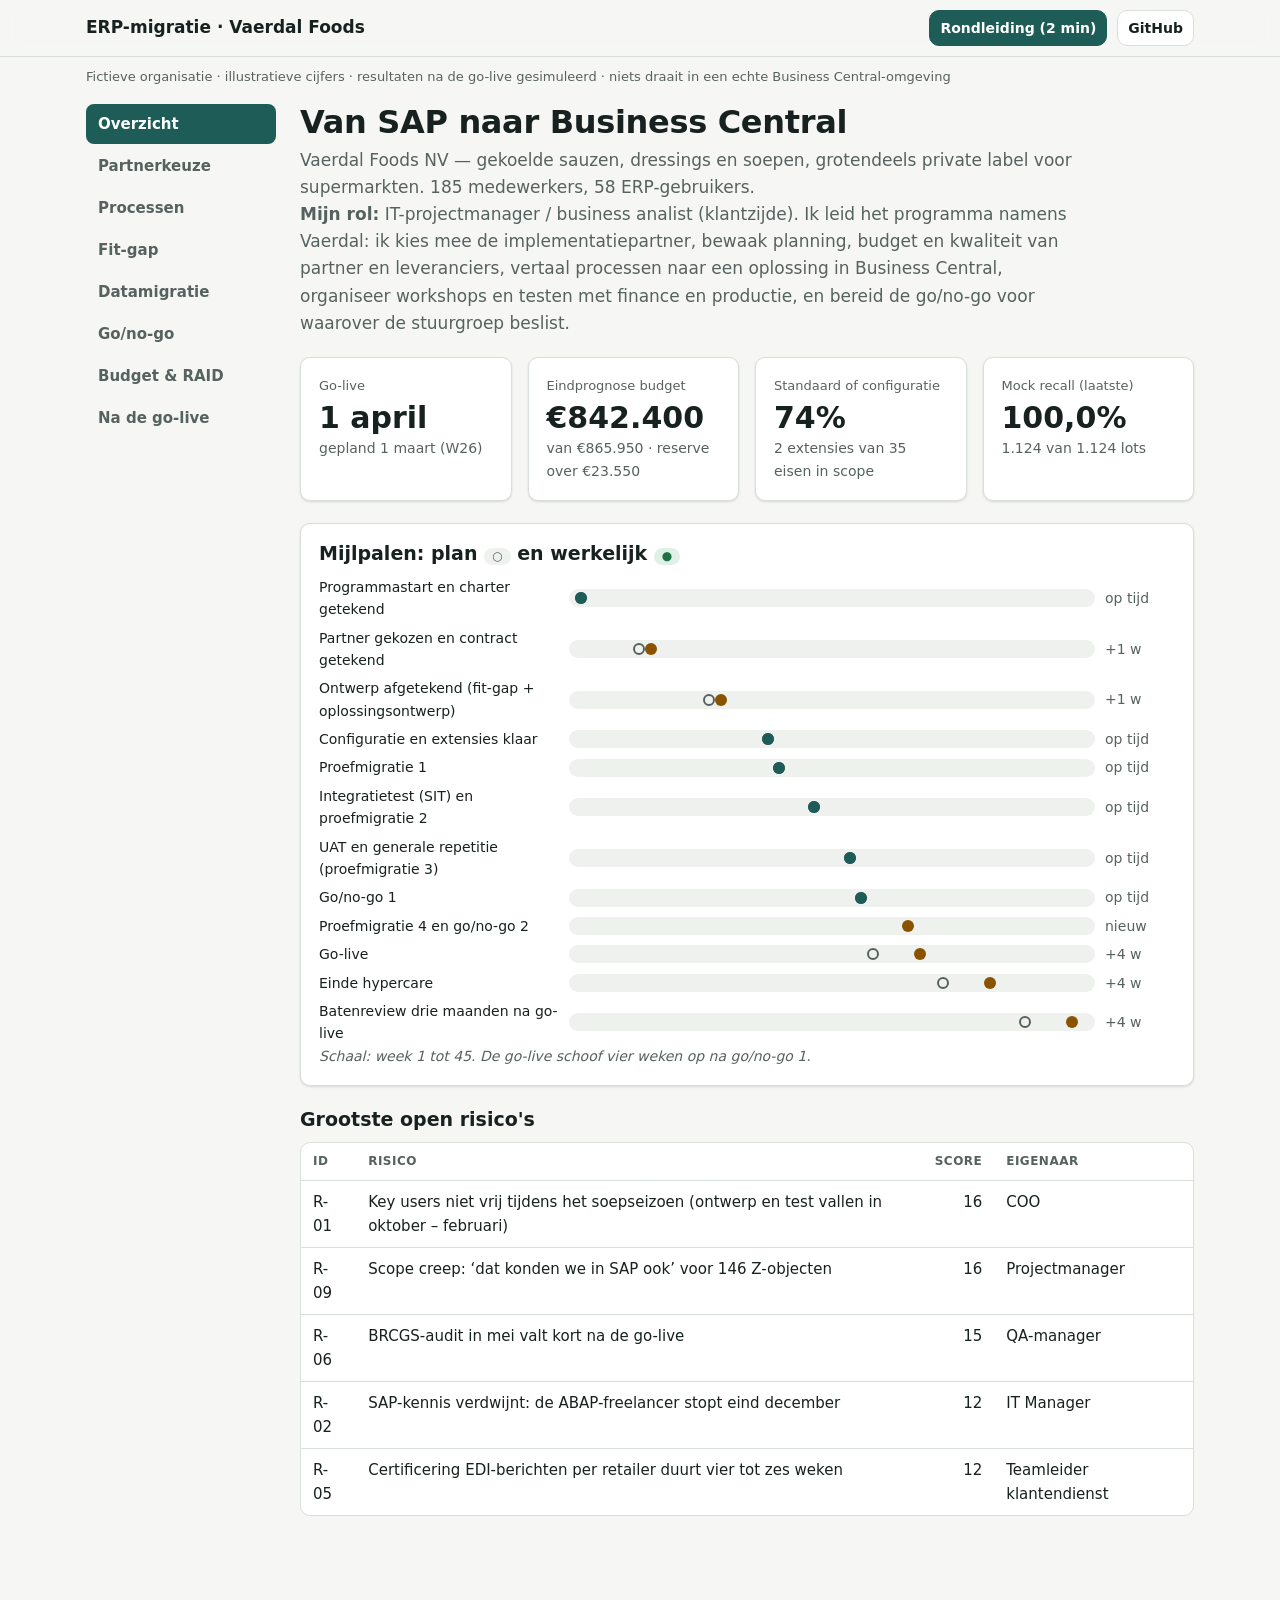
<file: site/room/index.html>
<!doctype html>
<html lang="nl">
<head>
  <meta charset="utf-8">
  <meta name="viewport" content="width=device-width, initial-scale=1">
  <title>Control room — ERP-migratie Vaerdal Foods (portfoliocase)</title>
  <meta name="description" content="Interactieve control room van een fictief ERP-migratieprogramma: partnerkeuze, fit-gap, datakwaliteit per proefmigratie, go/no-go, budget en RAID.">
  <link rel="icon" href="../assets/favicon.svg" type="image/svg+xml">
  <link rel="stylesheet" href="../assets/style.css">
  <link rel="stylesheet" href="room.css">
</head>
<body>
<header class="site-header">
  <div class="wrap header-inner">
    <a class="brand" href="../">ERP-migratie · Vaerdal Foods</a>
    <div class="cta-row">
      <button class="btn small primary" id="btn-tour" type="button">Rondleiding (2 min)</button>
      <a class="btn small" href="https://github.com/phlppgdfry/manufacturing-erp-migration-programme">GitHub</a>
    </div>
  </div>
</header>
<p class="wrap room-disclaimer">Fictieve organisatie · illustratieve cijfers · resultaten na de go-live gesimuleerd · niets draait in een echte Business Central-omgeving</p>
<div class="wrap room">
  <nav class="room-nav" aria-label="Onderdelen van het programma">
    <a href="#overzicht" data-view="overzicht">Overzicht</a>
    <a href="#partners" data-view="partners">Partnerkeuze</a>
    <a href="#processen" data-view="processen">Processen</a>
    <a href="#fitgap" data-view="fitgap">Fit-gap</a>
    <a href="#migratie" data-view="migratie">Datamigratie</a>
    <a href="#gonogo" data-view="gonogo">Go/no-go</a>
    <a href="#budget" data-view="budget">Budget &amp; RAID</a>
    <a href="#nagolive" data-view="nagolive">Na de go-live</a>
  </nav>
  <main id="view" tabindex="-1" aria-live="polite"><p class="muted">Laden…</p></main>
</div>
<noscript><p class="wrap">Deze pagina heeft JavaScript nodig. Zonder JavaScript: <a href="https://github.com/phlppgdfry/manufacturing-erp-migration-programme/tree/main/docs/screenshots">screenshots van elke stap</a>.</p></noscript>
<div class="tour hidden" id="tour" role="dialog" aria-label="Rondleiding">
  <p id="tour-text" aria-live="polite"></p>
  <div class="tour-actions">
    <button type="button" data-tour="prev">Terug</button>
    <button type="button" data-tour="next">Volgende</button>
    <button type="button" data-tour="close">Sluiten</button>
  </div>
</div>
<script type="module" src="room.js"></script>
</body>
</html>
</file>
<file: site/assets/style.css>
/* Design system for the case site: neutral, one accent, works in light and dark. Change tokens, not components. */
:root {
  --font: ui-sans-serif, system-ui, -apple-system, "Segoe UI", Roboto, "Helvetica Neue", Arial, sans-serif;
  --mono: ui-monospace, "SF Mono", Menlo, Consolas, monospace;
  --bg: #f6f7f5;
  --surface: #ffffff;
  --surface-2: #eef1ee;
  --text: #17211f;
  --muted: #56625f;
  --border: #d9dfdb;
  --accent: #1d5c57;
  --accent-soft: #dcebe8;
  --accent-contrast: #ffffff;
  --ok: #1e7346;
  --ok-soft: #dff1e6;
  --warn: #8a5300;
  --warn-soft: #f8ecd6;
  --risk: #a3312a;
  --risk-soft: #f8e1df;
  --radius: 10px;
  --shadow: 0 1px 2px rgb(16 24 20 / 6%), 0 1px 3px rgb(16 24 20 / 8%);
  --wrap: 1140px;
  --gutter: 16px;
  color-scheme: light;
}
@media (prefers-color-scheme: dark) {
  :root {
    --bg: #0f1514;
    --surface: #161e1d;
    --surface-2: #1d2826;
    --text: #e5ece9;
    --muted: #9fb0ab;
    --border: #2b3836;
    --accent: #7cc7bd;
    --accent-soft: #1d3532;
    --accent-contrast: #0f1514;
    --ok: #63c78f;
    --ok-soft: #173225;
    --warn: #e3ac55;
    --warn-soft: #362a15;
    --risk: #f08e86;
    --risk-soft: #3a1d1b;
    --shadow: none;
    color-scheme: dark;
  }
}

*, *::before, *::after { box-sizing: border-box; }
html { scroll-behavior: smooth; }
body { margin: 0; font-family: var(--font); background: var(--bg); color: var(--text); line-height: 1.6; font-size: 17px; }
a { color: var(--accent); }
a:focus-visible, .btn:focus-visible, button:focus-visible, input:focus-visible, select:focus-visible { outline: 3px solid var(--accent); outline-offset: 2px; }
img, svg { max-width: 100%; height: auto; }
code { font-family: var(--mono); font-size: .9em; background: var(--surface-2); padding: 1px 5px; border-radius: 4px; }

.wrap { max-width: var(--wrap); margin: 0 auto; padding: 0 var(--gutter); }
.measure { max-width: 70ch; }
.muted { color: var(--muted); }

.site-header { position: sticky; top: 0; z-index: 10; background: color-mix(in srgb, var(--bg) 88%, transparent); backdrop-filter: blur(8px); border-bottom: 1px solid var(--border); }
.header-inner { display: flex; align-items: center; justify-content: space-between; gap: 16px; min-height: 56px; flex-wrap: wrap; }
.brand { font-weight: 700; text-decoration: none; color: var(--text); }
.site-header nav { display: flex; gap: 16px; flex-wrap: wrap; }
.site-header nav a { color: var(--muted); text-decoration: none; font-size: 15px; }
.site-header nav a:hover { color: var(--text); }

.hero { padding: 64px 0 36px; }
.eyebrow { color: var(--muted); font-size: 14px; letter-spacing: .02em; margin: 0 0 8px; }
h1 { font-size: clamp(30px, 5vw, 46px); line-height: 1.15; margin: 0 0 16px; letter-spacing: -0.01em; }
h2 { font-size: clamp(22px, 3vw, 28px); line-height: 1.25; margin: 0 0 14px; }
h3 { font-size: 18px; margin: 6px 0 4px; }
.lede { font-size: clamp(18px, 2.4vw, 21px); color: var(--muted); max-width: 62ch; margin: 0 0 24px; }
.disclaimer { font-size: 14px; color: var(--muted); border-left: 3px solid var(--accent); padding: 4px 0 4px 12px; margin: 0 0 24px; max-width: 75ch; }

.cta-row { display: flex; flex-wrap: wrap; gap: 10px; }
.btn { display: inline-block; padding: 10px 16px; border-radius: var(--radius); border: 1px solid var(--border); background: var(--surface); color: var(--text); text-decoration: none; font-weight: 600; font-size: 15px; cursor: pointer; font-family: inherit; }
.btn.primary { background: var(--accent); color: var(--accent-contrast); border-color: var(--accent); }
.btn.small { padding: 6px 10px; font-size: 14px; }

.section { padding: 40px 0; border-top: 1px solid var(--border); }
.section > .wrap > p { max-width: 72ch; }

.grid { display: grid; gap: 16px; }
.cards-2 { grid-template-columns: repeat(auto-fit, minmax(300px, 1fr)); }
.cards-3 { grid-template-columns: repeat(auto-fit, minmax(240px, 1fr)); }
.cards-4 { grid-template-columns: repeat(auto-fit, minmax(190px, 1fr)); }
.card { background: var(--surface); border: 1px solid var(--border); border-radius: var(--radius); padding: 18px; box-shadow: var(--shadow); min-width: 0; }
.card > p { margin: 0; color: var(--muted); }
.card h3 { margin-top: 0; }
.card .label { font-size: 13px; color: var(--muted); margin: 0 0 4px; }

.chip { display: inline-block; font-size: 12px; font-weight: 700; padding: 1px 8px; border-radius: 999px; white-space: nowrap; }
.chip.ok { color: var(--ok); background: var(--ok-soft); }
.chip.warn { color: var(--warn); background: var(--warn-soft); }
.chip.risk { color: var(--risk); background: var(--risk-soft); }
.chip.neutral { color: var(--muted); background: var(--surface-2); }

.journey { list-style: none; padding: 0; margin: 0; display: grid; grid-template-columns: repeat(auto-fit, minmax(170px, 1fr)); gap: 10px; }
.journey a { display: flex; align-items: flex-start; gap: 10px; padding: 12px 14px; background: var(--surface); border: 1px solid var(--border); border-radius: var(--radius); text-decoration: none; color: var(--text); font-weight: 600; font-size: 15px; height: 100%; }
.journey small { display: block; color: var(--muted); font-weight: 400; font-size: 13px; }
.step-no { display: inline-grid; place-items: center; width: 26px; height: 26px; border-radius: 50%; background: var(--accent); color: var(--accent-contrast); font-size: 13px; flex: none; }

.kpi-value { font-size: 30px; font-weight: 750; line-height: 1.15; margin: 2px 0; }
.kpi-sub { font-size: 14px; color: var(--muted); }
.note { font-size: 14px; color: var(--muted); font-style: italic; }

.table-wrap { overflow-x: auto; border: 1px solid var(--border); border-radius: var(--radius); background: var(--surface); }
table { border-collapse: collapse; width: 100%; font-size: 15px; }
th, td { text-align: left; padding: 9px 12px; border-bottom: 1px solid var(--border); vertical-align: top; }
th { color: var(--muted); font-weight: 600; font-size: 12px; text-transform: uppercase; letter-spacing: .04em; }
td.num, th.num { text-align: right; font-variant-numeric: tabular-nums; }
tr:last-child td { border-bottom: none; }
tbody tr.clickable { cursor: pointer; }
tbody tr.clickable:hover, tbody tr.selected { background: var(--accent-soft); }

.diagram { margin: 0; background: #fff; border: 1px solid var(--border); border-radius: var(--radius); padding: 8px; overflow-x: auto; }
.diagram img { max-width: none; width: 1700px; display: block; }
.diagram figcaption { color: #56625f; font-size: 13px; padding: 6px 4px 0; }

.decision { border-left: 4px solid var(--accent); }
.decision .why { margin: 6px 0 0; font-size: 15px; }
.decision .alt { margin: 6px 0 0; font-size: 14px; color: var(--muted); }

/* bars */
.bar { height: 10px; border-radius: 999px; background: var(--surface-2); overflow: hidden; }
.bar > span { display: block; height: 100%; background: var(--accent); border-radius: 999px; }
.bar.ok > span { background: var(--ok); } .bar.warn > span { background: var(--warn); } .bar.risk > span { background: var(--risk); }
.hbars { display: grid; gap: 8px; }
.hbar { display: grid; grid-template-columns: minmax(90px, 160px) 1fr auto; gap: 10px; align-items: center; font-size: 14px; }
.hbar .bar { height: 14px; }

.site-footer { border-top: 1px solid var(--border); padding: 32px 0 48px; color: var(--muted); font-size: 14px; }

/* Guided tour (assets/tour.js) */
.hidden { display: none !important; }
.tour { position: fixed; left: 16px; right: 16px; bottom: 16px; z-index: 50; max-width: 780px; margin: 0 auto; background: var(--text); color: var(--bg); border-radius: var(--radius); padding: 12px 16px; display: flex; gap: 12px; align-items: center; justify-content: space-between; flex-wrap: wrap; box-shadow: 0 6px 24px rgb(0 0 0 / 25%); }
.tour p { margin: 0; font-size: 15px; max-width: 72ch; }
.tour .tour-step { display: block; font-size: 12px; opacity: .7; }
.tour-actions { display: flex; gap: 8px; }
.tour button { font: inherit; font-size: 14px; padding: 6px 12px; border-radius: 999px; border: 1px solid currentColor; background: transparent; color: inherit; cursor: pointer; }
.tour button:disabled { opacity: .4; cursor: default; }
.tour-flash { animation: tour-flash 1.4s ease-out; }
@keyframes tour-flash { 0% { box-shadow: 0 0 0 4px var(--accent); } 100% { box-shadow: 0 0 0 4px transparent; } }

@media print {
  .site-header, .cta-row, .tour, .no-print { display: none !important; }
  body { background: #fff; color: #000; font-size: 11pt; }
  .section { break-inside: avoid; padding: 16px 0; }
  .card { box-shadow: none; }
  a { color: #000; }
}
@media (prefers-reduced-motion: reduce) { html { scroll-behavior: auto; } .tour-flash { animation: none; outline: 3px solid var(--accent); } }
</file>
<file: site/room/room.css>
/* Control room layout: side navigation on wide screens, horizontal scroll tabs on phones. */
.room-disclaimer { font-size: 13px; color: var(--muted); margin: 10px auto 0; }
.room { display: grid; grid-template-columns: 190px minmax(0, 1fr); gap: 24px; padding-top: 16px; padding-bottom: 120px; }
.room-nav { position: sticky; top: 72px; align-self: start; display: flex; flex-direction: column; gap: 2px; }
.room-nav a { padding: 8px 12px; border-radius: 8px; color: var(--muted); text-decoration: none; font-weight: 600; font-size: 15px; }
.room-nav a:hover { color: var(--text); background: var(--surface-2); }
.room-nav a[aria-current="page"] { color: var(--accent-contrast); background: var(--accent); }
#view { min-width: 0; outline: none; }
#view h1 { font-size: clamp(24px, 3.4vw, 32px); margin-bottom: 6px; }
#view .intro { color: var(--muted); max-width: 72ch; margin: 0 0 20px; }
.block { margin: 0 0 22px; }
.block > h2 { font-size: 19px; margin: 0 0 10px; }

.tabs { display: flex; flex-wrap: wrap; gap: 6px; margin: 0 0 16px; }
.tabs button { font: inherit; font-size: 14px; font-weight: 600; padding: 6px 12px; border-radius: 999px; border: 1px solid var(--border); background: var(--surface); color: var(--text); cursor: pointer; }
.tabs button[aria-pressed="true"] { background: var(--accent); color: var(--accent-contrast); border-color: var(--accent); }

.banner { border-radius: var(--radius); padding: 14px 18px; font-weight: 700; font-size: 20px; display: flex; flex-wrap: wrap; gap: 6px 16px; align-items: baseline; }
.banner small { font-weight: 500; font-size: 15px; }
.banner.go { background: var(--ok-soft); color: var(--ok); }
.banner.nogo { background: var(--risk-soft); color: var(--risk); }

.detail { background: var(--surface); border: 1px solid var(--accent); border-radius: var(--radius); padding: 16px; margin-top: 12px; }
.detail ul { margin: 6px 0 0; padding-left: 18px; font-size: 14px; }
.detail code { font-size: 13px; }

.slider-row { display: grid; grid-template-columns: minmax(140px, 1fr) minmax(120px, 2fr) 48px; gap: 10px; align-items: center; font-size: 14px; padding: 4px 0; }
.slider-row input { width: 100%; accent-color: var(--accent); }
.winner { outline: 2px solid var(--accent); }

.tree { list-style: none; padding-left: 18px; margin: 4px 0; border-left: 1px dashed var(--border); font-size: 14px; }
.tree.root { padding-left: 0; border-left: none; }
.tree li { margin: 4px 0; }
.tree .lot { font-family: var(--mono); font-size: 13px; }

.timeline { display: grid; gap: 6px; }
.tl-row { display: grid; grid-template-columns: minmax(140px, 240px) 1fr 70px; gap: 10px; align-items: center; font-size: 14px; }
.tl-track { position: relative; height: 18px; background: var(--surface-2); border-radius: 999px; }
.tl-mark { position: absolute; top: 3px; width: 12px; height: 12px; border-radius: 50%; transform: translateX(-6px); }
.tl-mark.plan { background: transparent; border: 2px solid var(--muted); }
.tl-mark.actual { background: var(--accent); }
.tl-mark.late { background: var(--warn); }

.heat { display: grid; grid-template-columns: 26px repeat(5, minmax(0, 1fr)); gap: 3px; font-size: 12px; max-width: 520px; }
.heat .cell { min-height: 48px; border-radius: 6px; padding: 4px; display: flex; flex-wrap: wrap; gap: 3px; align-content: flex-start; }
.heat .axis { color: var(--muted); display: grid; place-items: center; }
.heat .cell b { font-size: 11px; background: var(--surface); color: var(--text); border-radius: 4px; padding: 0 4px; }

.stack { display: flex; height: 22px; border-radius: 6px; overflow: hidden; background: var(--surface-2); }
.stack span { display: block; height: 100%; }
.legend { display: flex; flex-wrap: wrap; gap: 12px; font-size: 13px; color: var(--muted); margin-top: 8px; }
.legend i { display: inline-block; width: 10px; height: 10px; border-radius: 2px; margin-right: 5px; vertical-align: -1px; }

.switch { display: inline-flex; align-items: center; gap: 6px; font-size: 13px; color: var(--muted); cursor: pointer; }
.switch input { accent-color: var(--accent); }

@media (max-width: 760px) {
  .room { grid-template-columns: minmax(0, 1fr); gap: 12px; }
  .room-nav { position: static; flex-direction: row; overflow-x: auto; gap: 4px; padding-bottom: 4px; }
  .room-nav a { white-space: nowrap; font-size: 14px; }
  .tl-row { grid-template-columns: 1fr; gap: 2px; }
  .slider-row { grid-template-columns: 1fr 48px; }
  .slider-row label { grid-column: 1 / -1; }
}
</file>
